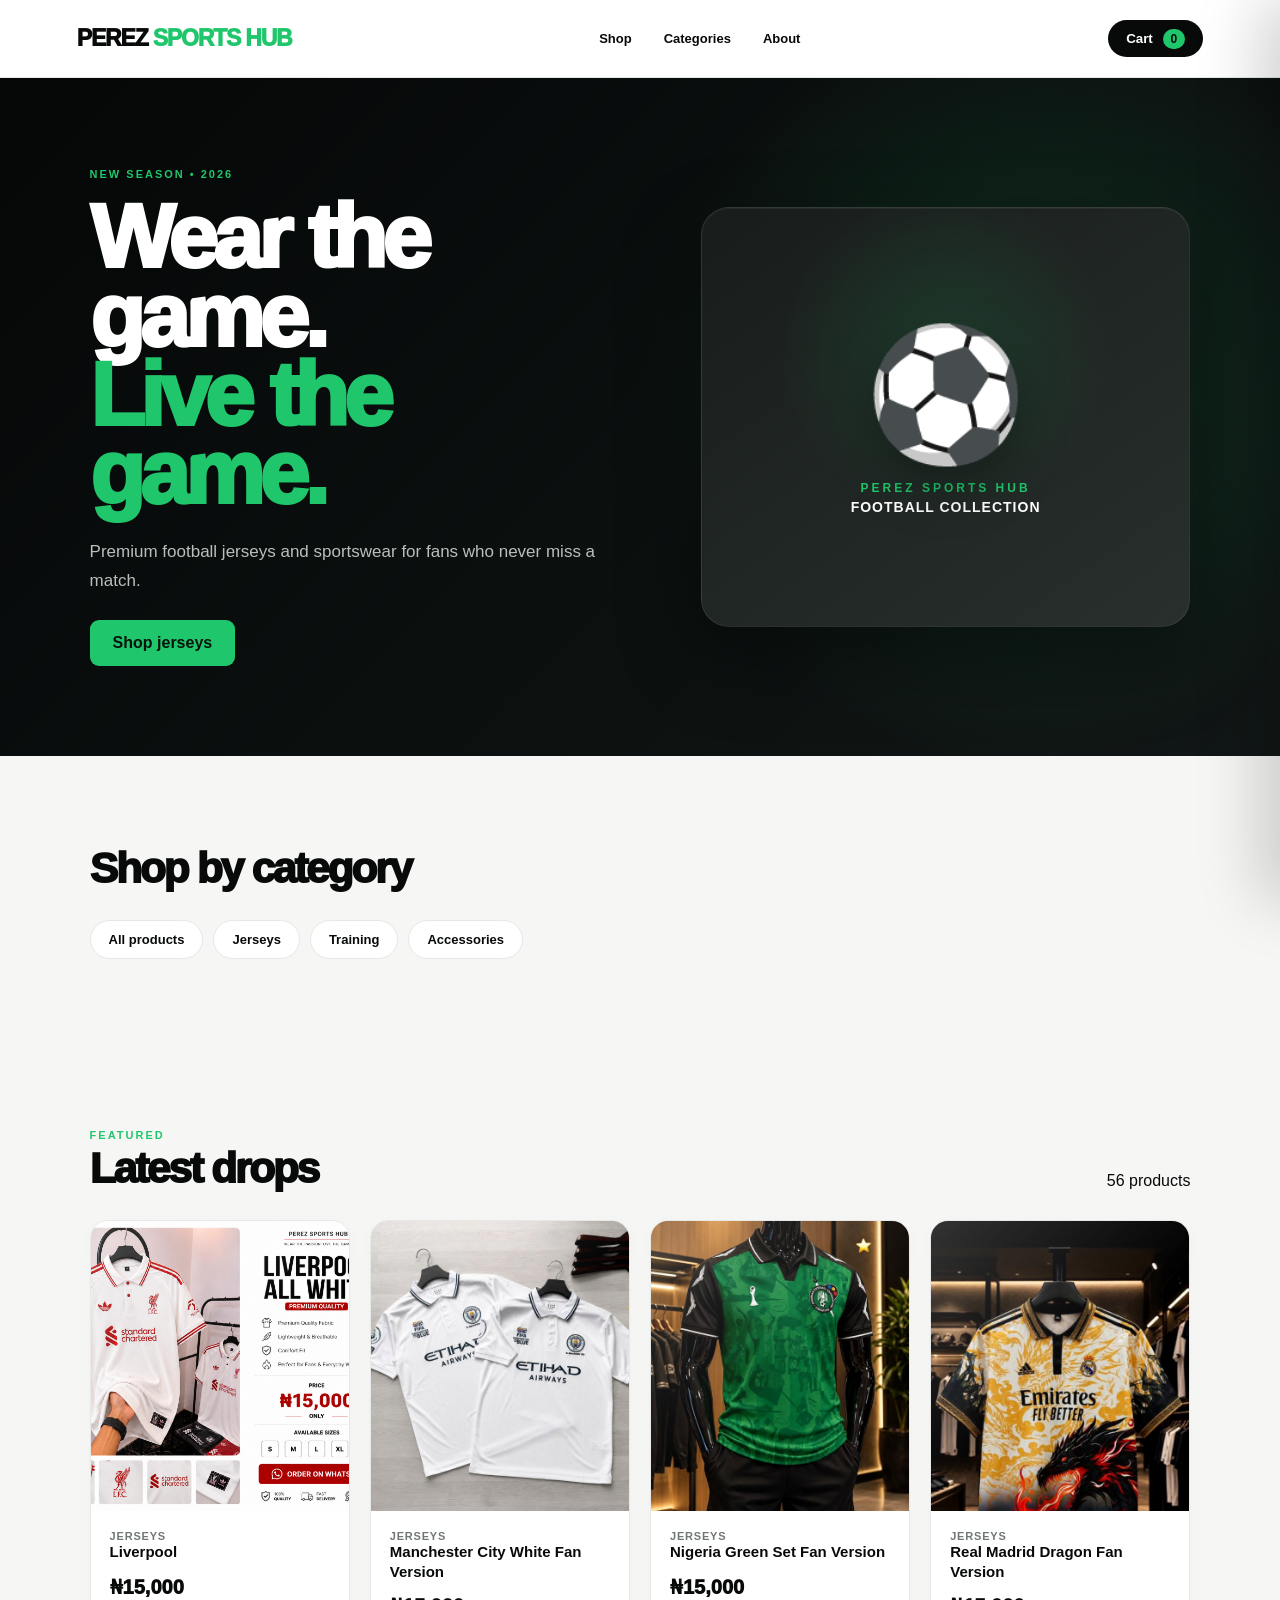
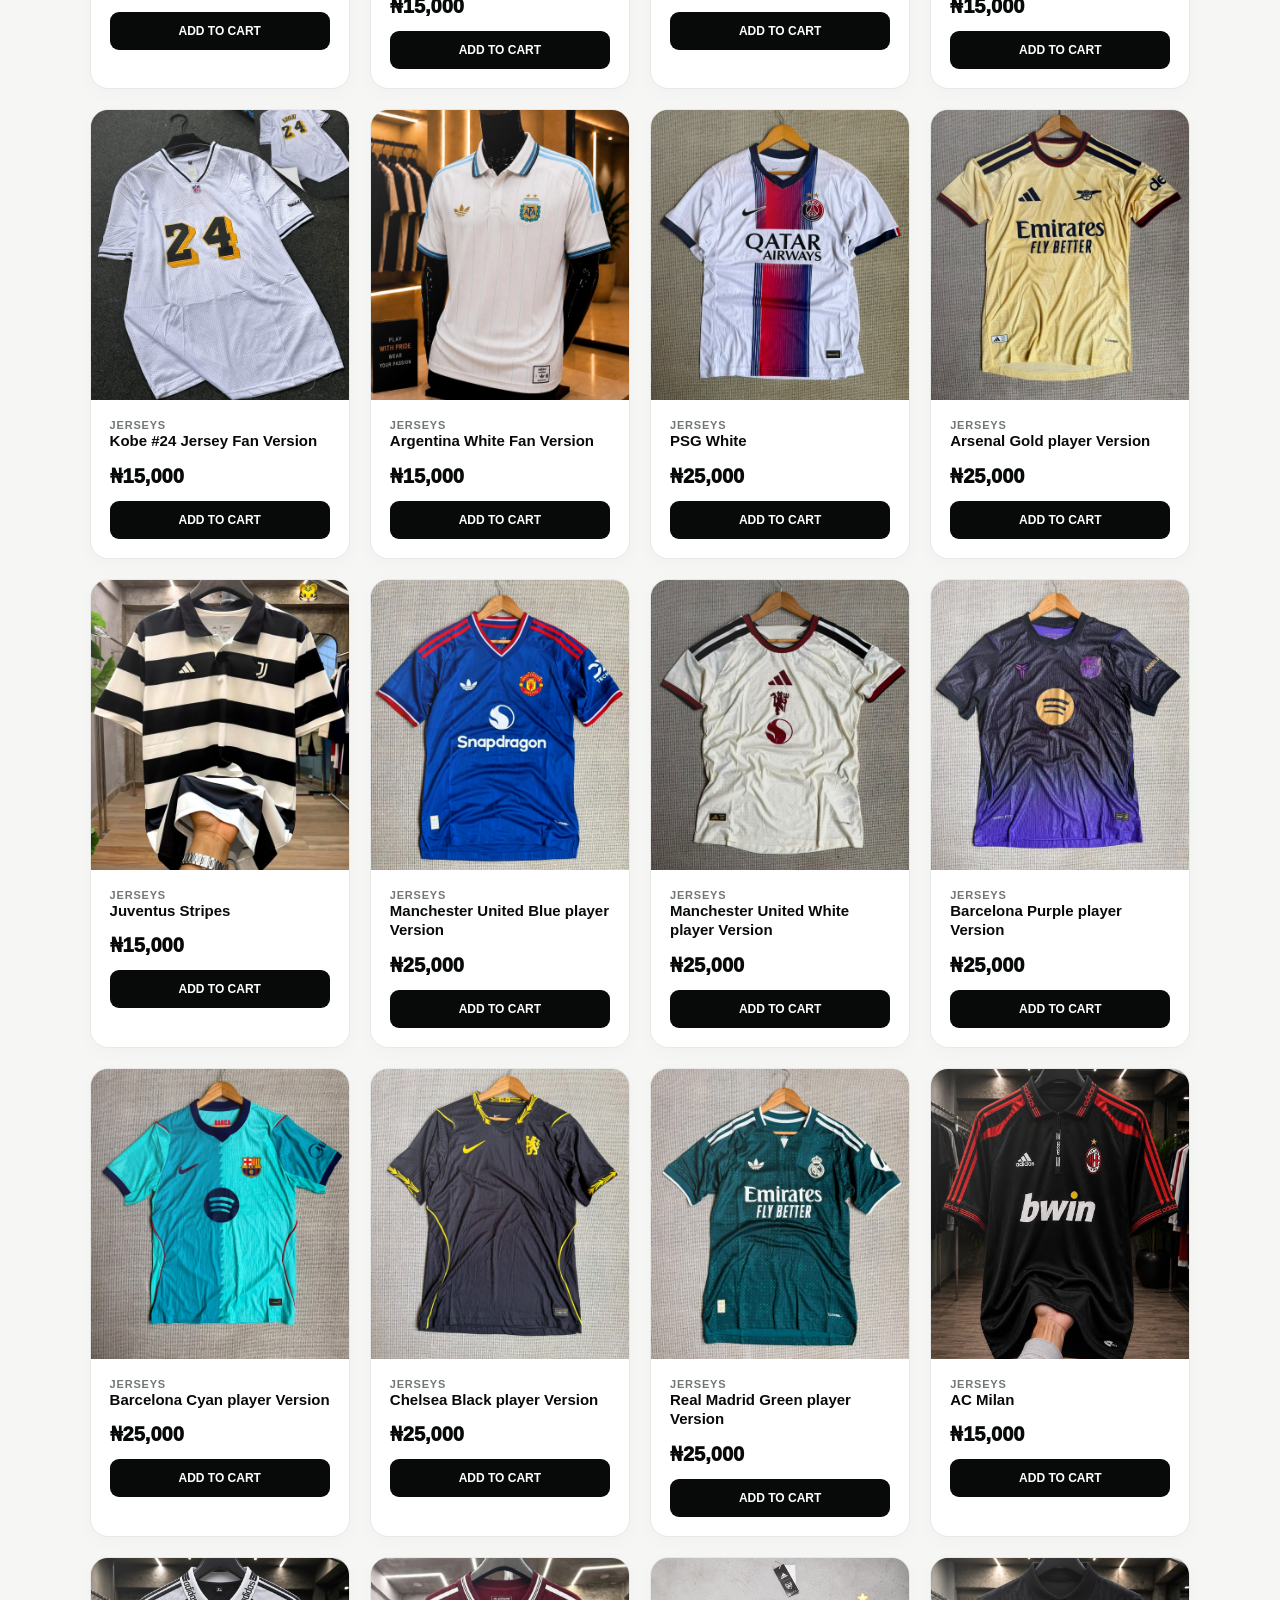
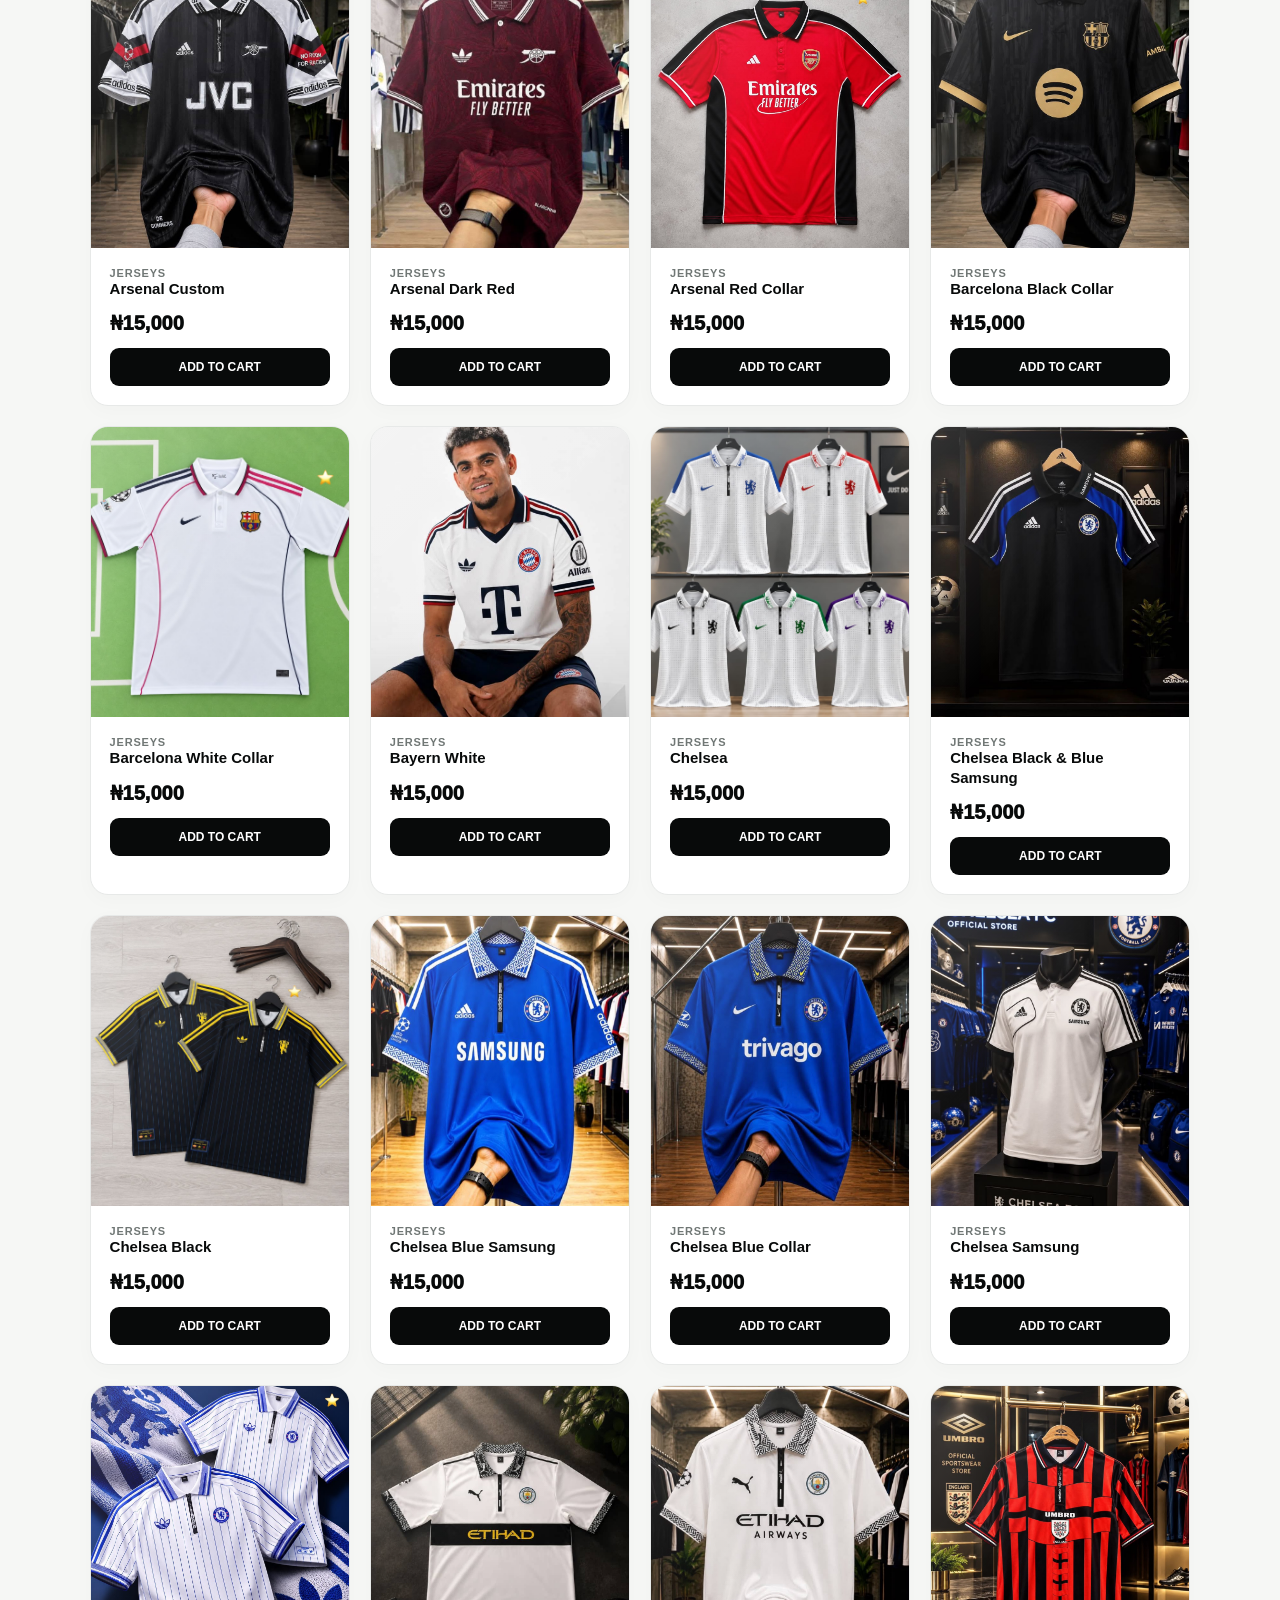
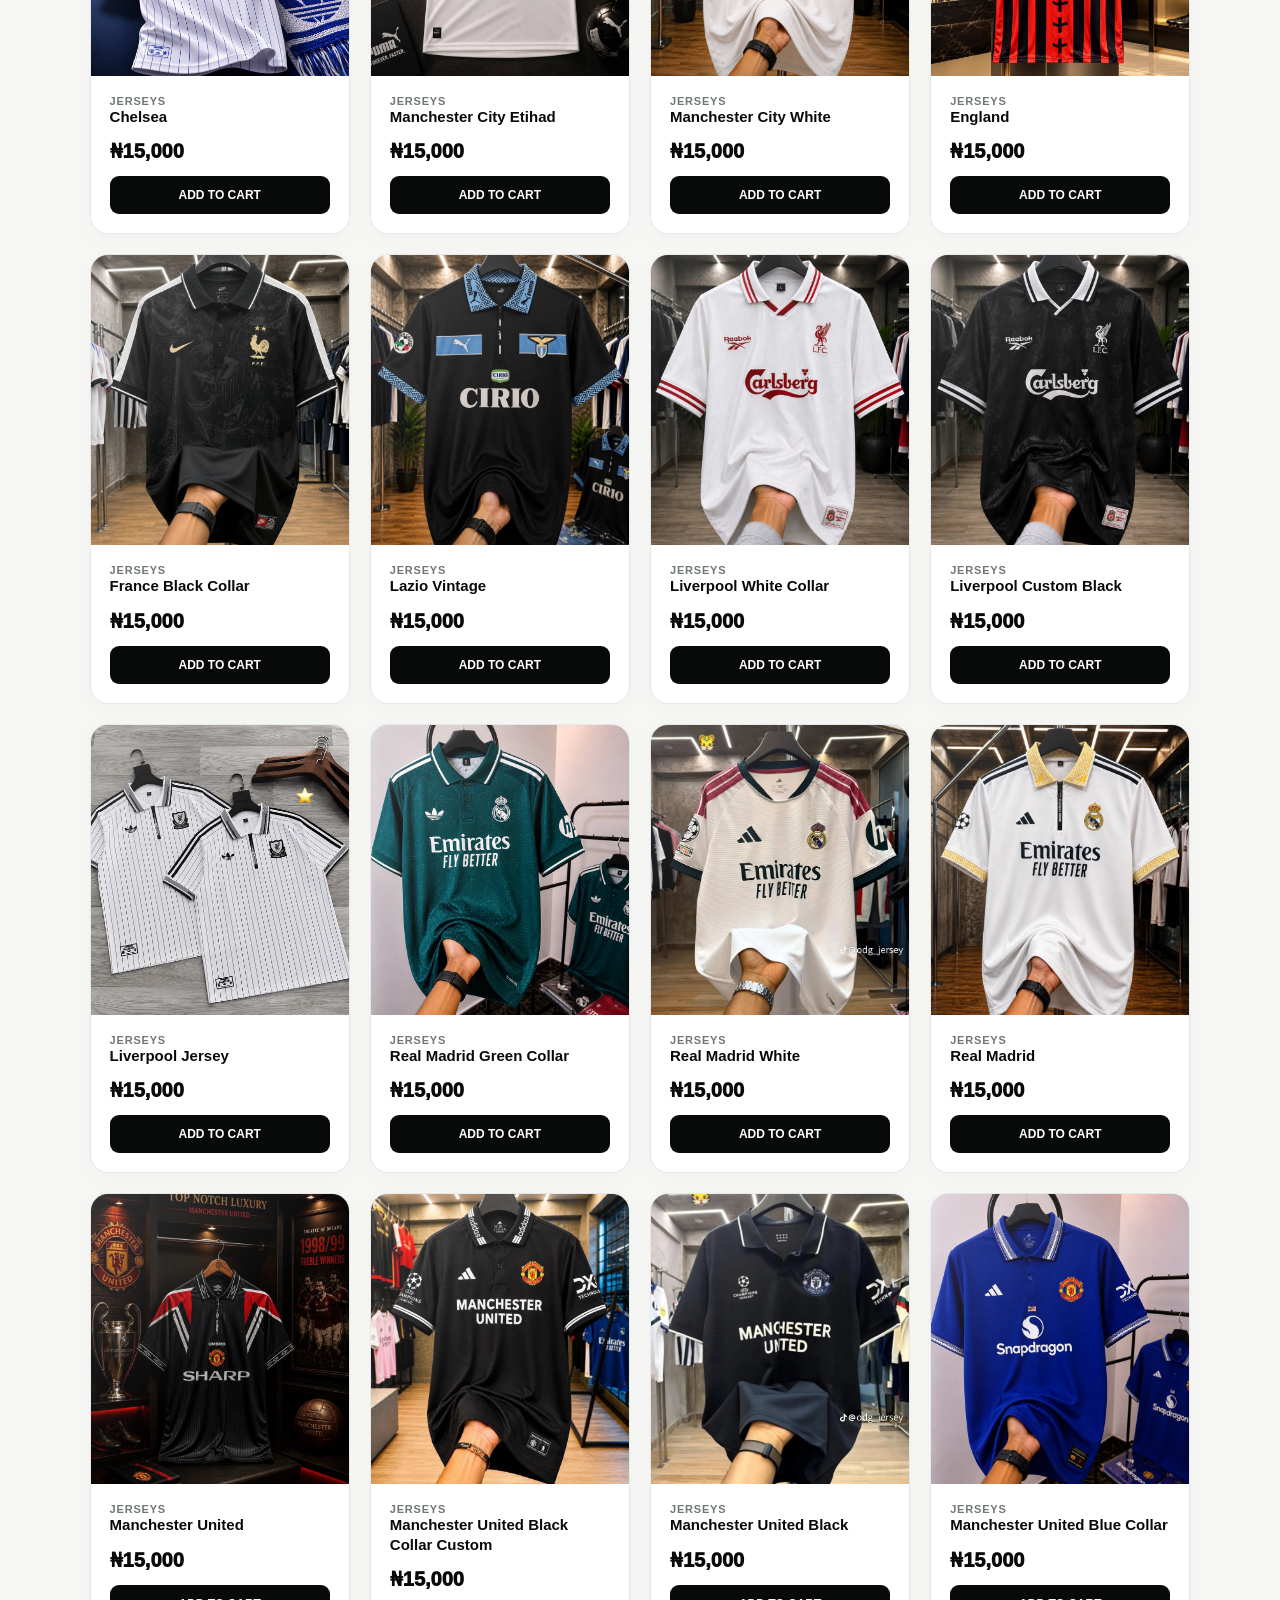
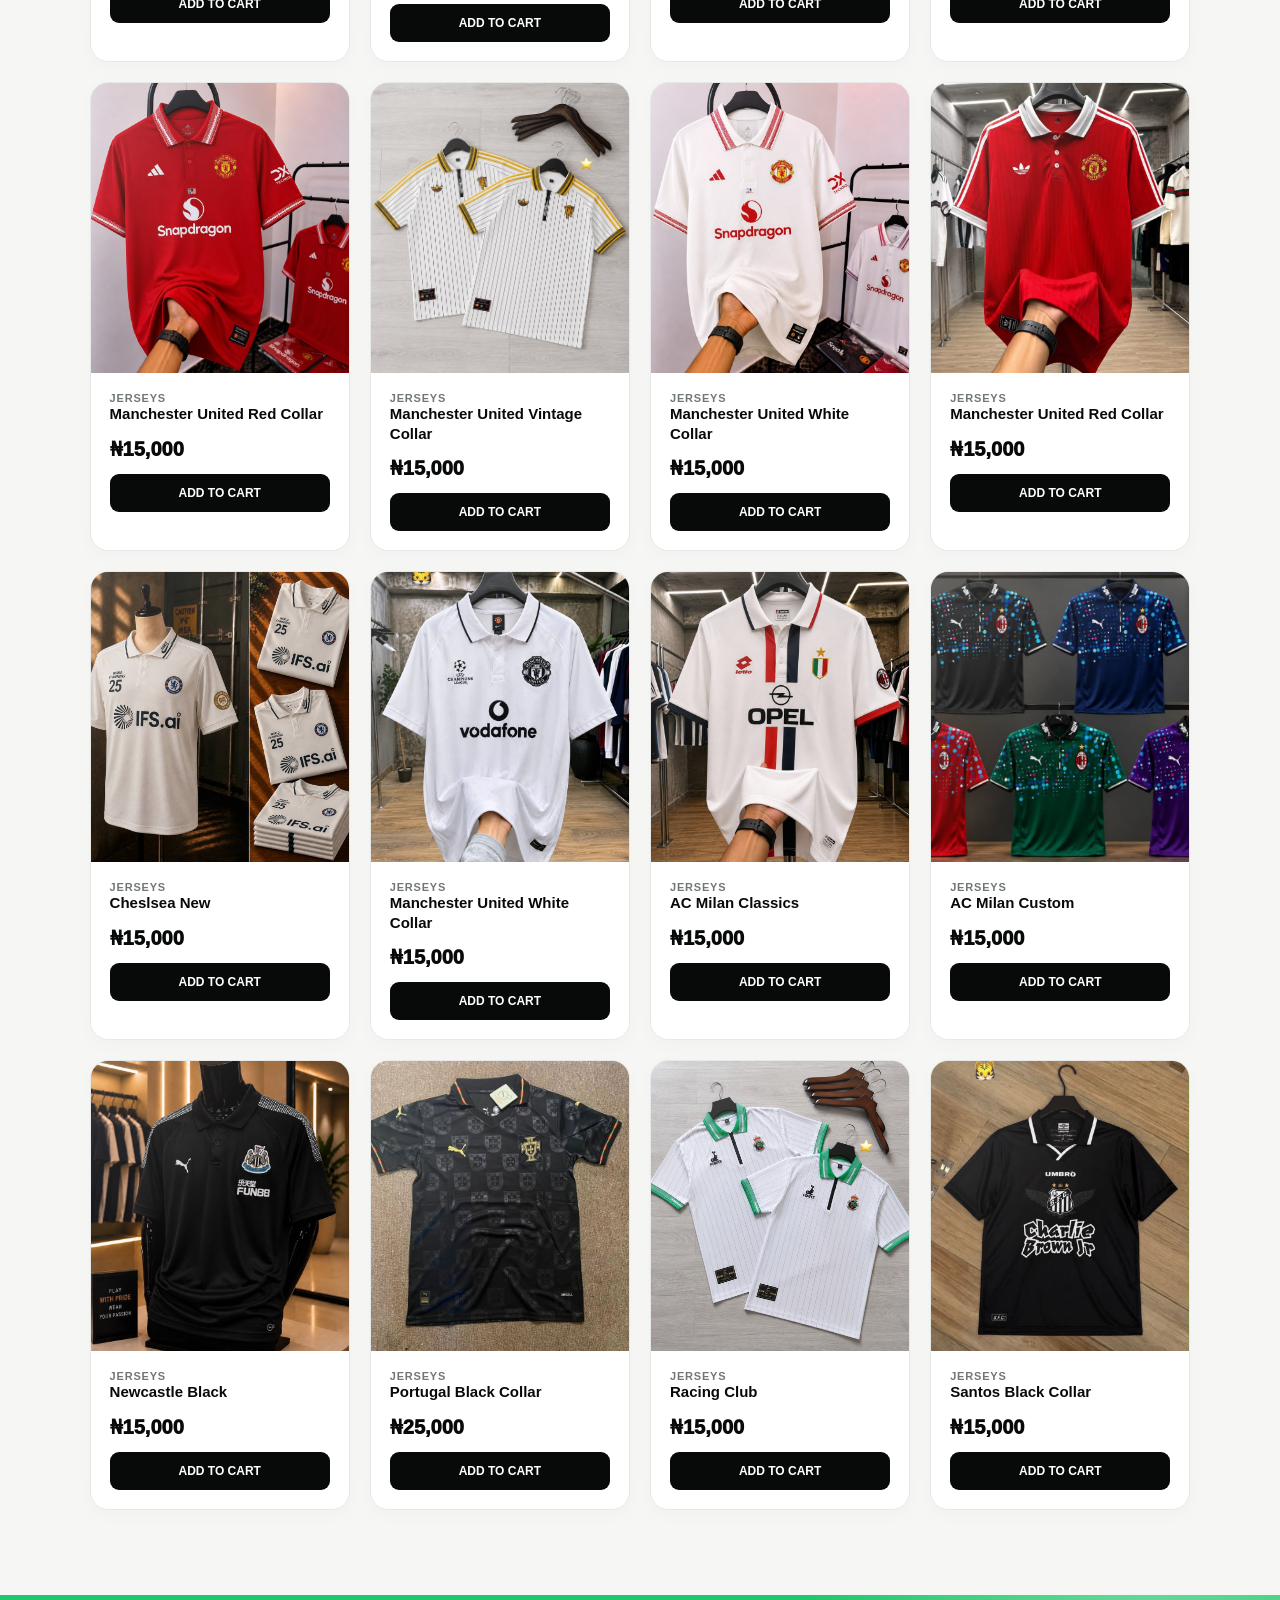
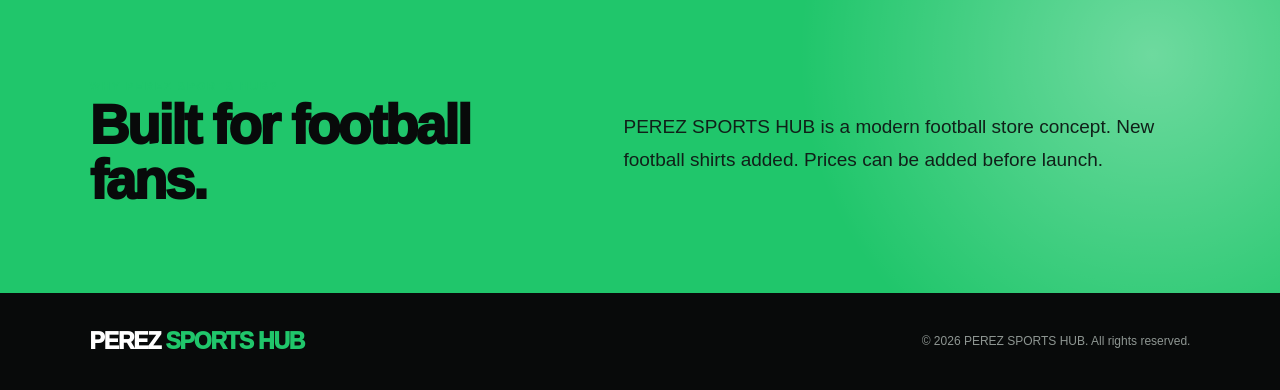
<file: index.html>
<!DOCTYPE html>
<html lang="en">
<head>
  <meta charset="UTF-8">
  <meta name="viewport" content="width=device-width, initial-scale=1.0">
  <title>PEREZ SPORTS HUB | Football Jerseys & Sportswear</title>
  <meta name="description" content="PEREZ SPORTS HUB — football jerseys, sportswear and football essentials.">
  <link rel="stylesheet" href="style.css">
</head>
<body>
  <header class="header">
    <a class="logo" href="#">PEREZ <span>SPORTS HUB</span></a>
    <nav>
      <a href="#shop">Shop</a>
      <a href="#categories">Categories</a>
      <a href="#about">About</a>
    </nav>
    <button class="cart-btn" onclick="toggleCart()">Cart <span id="cart-count">0</span></button>
  </header>

  <main>
    <section class="hero">
      <div>
        <p class="eyebrow">NEW SEASON • 2026</p>
        <h1>Wear the game.<br><span>Live the game.</span></h1>
        <p class="hero-text">Premium football jerseys and sportswear for fans who never miss a match.</p>
        <a class="primary-btn" href="#shop">Shop jerseys</a>
      </div>
      <div class="hero-card">
        <div class="jersey-shape">⚽</div>
        <p>PEREZ SPORTS HUB</p>
        <strong>FOOTBALL COLLECTION</strong>
      </div>
    </section>

    <section id="categories" class="section">
      <div class="section-head"><h2>Shop by category</h2></div>
      <div class="categories">
        <button onclick="filterProducts('All')">All products</button>
        <button onclick="filterProducts('Jerseys')">Jerseys</button>
        <button onclick="filterProducts('Training')">Training</button>
        <button onclick="filterProducts('Accessories')">Accessories</button>
      </div>
    </section>

    <section id="shop" class="section">
      <div class="section-head">
        <div><p class="eyebrow">FEATURED</p><h2>Latest drops</h2></div>
        <span id="product-count"></span>
      </div>
      <div id="products" class="products"></div>
    </section>

    <section id="about" class="about">
      <div>
        <p class="eyebrow">WHY PEREZ SPORTS HUB?</p>
        <h2>Built for football fans.</h2>
      </div>
      <p>PEREZ SPORTS HUB is a modern football store concept. New football shirts added. Prices can be added before launch.</p>
    </section>
  </main>

  <aside id="cart" class="cart">
    <div class="cart-head"><h2>Your cart</h2><button onclick="toggleCart()">×</button></div>
    <div id="cart-items"></div>
    <div class="cart-footer">
      <div class="total"><span>Total</span><strong id="cart-total">₦0</strong></div>
      <button class="primary-btn checkout" onclick="checkout()">Order via WhatsApp</button>
    </div>
  </aside>
  <div id="overlay" class="overlay" onclick="toggleCart()"></div>

  <footer><div class="logo">PEREZ <span>SPORTS HUB</span></div><p>© 2026 PEREZ SPORTS HUB. All rights reserved.</p></footer>
  <script src="script.js"></script>
</body>
</html>
</file>
<file: style.css>
/* ================================
   PEREZ SPORTS HUB — PREMIUM CSS
   ================================ */

:root {
  --black: #080a0a;
  --dark: #101414;
  --green: #20c66b;
  --green-light: #74f0a6;
  --white: #ffffff;
  --off-white: #f6f7f5;
  --gray: #707775;
  --light-gray: #e5e8e6;
  --red: #d93636;
  --shadow: 0 15px 45px rgba(0, 0, 0, 0.08);
  --radius: 18px;
}

* {
  box-sizing: border-box;
}

html {
  scroll-behavior: smooth;
}

body {
  margin: 0;
  font-family: Arial, Helvetica, sans-serif;
  background: var(--off-white);
  color: var(--black);
}

/* ================================
   GENERAL
   ================================ */

a {
  text-decoration: none;
  color: inherit;
}

button {
  font-family: inherit;
}

.eyebrow {
  margin: 0;
  font-size: 11px;
  font-weight: 900;
  letter-spacing: 2px;
  color: var(--green);
  text-transform: uppercase;
}

/* ================================
   HEADER
   ================================ */

.header {
  height: 78px;
  padding: 0 6%;
  display: flex;
  align-items: center;
  justify-content: space-between;
  gap: 30px;

  background: rgba(255, 255, 255, 0.96);
  border-bottom: 1px solid var(--light-gray);

  position: sticky;
  top: 0;
  z-index: 100;

  backdrop-filter: blur(12px);
}

.logo {
  font-size: 23px;
  font-weight: 950;
  letter-spacing: -1.2px;
  white-space: nowrap;
}

.logo span {
  color: var(--green);
}

.header nav {
  display: flex;
  align-items: center;
  gap: 32px;
}

.header nav a {
  font-size: 13px;
  font-weight: 800;
  position: relative;
  transition: color 0.2s ease;
}

.header nav a::after {
  content: "";
  position: absolute;
  left: 0;
  bottom: -7px;
  width: 0;
  height: 2px;
  background: var(--green);
  transition: width 0.2s ease;
}

.header nav a:hover {
  color: var(--green);
}

.header nav a:hover::after {
  width: 100%;
}

/* ================================
   CART BUTTON
   ================================ */

.cart-btn {
  border: 0;
  background: var(--black);
  color: var(--white);
  padding: 11px 18px;
  border-radius: 999px;
  font-weight: 800;
  cursor: pointer;
  transition: 0.2s ease;
}

.cart-btn:hover {
  background: var(--green);
  color: var(--black);
  transform: translateY(-2px);
}

.cart-btn span {
  background: var(--green);
  color: var(--black);
  padding: 3px 8px;
  border-radius: 20px;
  margin-left: 6px;
  font-size: 12px;
}

/* ================================
   HERO
   ================================ */

.hero {
  min-height: 650px;
  padding: 90px 7%;

  display: grid;
  grid-template-columns: 1.05fr 0.95fr;
  align-items: center;
  gap: 70px;

  background:
    radial-gradient(
      circle at 80% 45%,
      rgba(32, 198, 107, 0.18),
      transparent 35%
    ),
    linear-gradient(135deg, #050707, #111716);

  color: var(--white);
  overflow: hidden;
}

.hero h1 {
  max-width: 800px;
  margin: 18px 0 25px;

  font-size: clamp(52px, 7vw, 94px);
  line-height: 0.88;
  letter-spacing: -5px;
  font-weight: 950;
}

.hero h1 span {
  color: var(--green);
}

.hero-text {
  max-width: 530px;
  margin: 0;

  color: #b8c0bc;
  font-size: 17px;
  line-height: 1.7;
}

/* ================================
   PRIMARY BUTTON
   ================================ */

.primary-btn {
  display: inline-block;

  margin-top: 24px;
  padding: 14px 23px;

  border: 0;
  border-radius: 9px;

  background: var(--green);
  color: #06140c;

  font-weight: 900;
  cursor: pointer;

  transition:
    transform 0.2s ease,
    box-shadow 0.2s ease,
    background 0.2s ease;
}

.primary-btn:hover {
  background: var(--green-light);
  transform: translateY(-3px);
  box-shadow: 0 12px 30px rgba(32, 198, 107, 0.25);
}

/* ================================
   HERO CARD
   ================================ */

.hero-card {
  min-height: 420px;

  border: 1px solid rgba(255, 255, 255, 0.08);
  border-radius: 28px;

  background:
    radial-gradient(
      circle at 50% 35%,
      rgba(32, 198, 107, 0.15),
      transparent 45%
    ),
    linear-gradient(145deg, #181d1b, #282f2c);

  display: flex;
  align-items: center;
  justify-content: center;
  flex-direction: column;

  box-shadow:
    0 30px 80px rgba(0, 0, 0, 0.45),
    inset 0 1px 0 rgba(255, 255, 255, 0.05);

  text-align: center;
}

.jersey-shape {
  font-size: 130px;
  filter: drop-shadow(0 20px 25px rgba(0, 0, 0, 0.35));
  animation: float 3s ease-in-out infinite;
}

.hero-card p {
  margin: 10px 0 4px;

  color: var(--green);
  font-size: 12px;
  font-weight: 900;
  letter-spacing: 3px;
}

.hero-card strong {
  font-size: 14px;
  letter-spacing: 1px;
}

@keyframes float {
  0%,
  100% {
    transform: translateY(0);
  }

  50% {
    transform: translateY(-10px);
  }
}

/* ================================
   SECTIONS
   ================================ */

.section {
  padding: 85px 7%;
}

.section-head {
  display: flex;
  align-items: end;
  justify-content: space-between;
  gap: 25px;
  margin-bottom: 30px;
}

.section-head h2,
.about h2 {
  margin: 6px 0 0;

  font-size: 43px;
  line-height: 1;
  letter-spacing: -2.5px;
  font-weight: 950;
}

/* ================================
   CATEGORY BUTTONS
   ================================ */

.categories {
  display: flex;
  gap: 10px;
  flex-wrap: wrap;
}

.categories button {
  padding: 11px 18px;

  border: 1px solid var(--light-gray);
  border-radius: 999px;

  background: var(--white);
  color: var(--black);

  cursor: pointer;

  font-size: 13px;
  font-weight: 800;

  transition: 0.2s ease;
}

.categories button:hover {
  border-color: var(--green);
  background: var(--green);
  color: var(--black);
  transform: translateY(-2px);
}

/* ================================
   PRODUCTS
   ================================ */

.products {
  display: grid;
  grid-template-columns: repeat(4, 1fr);
  gap: 20px;
}

.product {
  background: var(--white);

  border: 1px solid #e7e9e8;
  border-radius: var(--radius);

  overflow: hidden;

  box-shadow: 0 5px 20px rgba(0, 0, 0, 0.025);

  transition:
    transform 0.25s ease,
    box-shadow 0.25s ease;
}

.product:hover {
  transform: translateY(-6px);
  box-shadow: var(--shadow);
}

/* ================================
   PRODUCT IMAGE
   ================================ */

.product-img {
  height: 290px;

  background:
    radial-gradient(
      circle at center,
      #ffffff,
      #edf0ee
    );

  display: flex;
  align-items: center;
  justify-content: center;

  overflow: hidden;
  position: relative;
}

.product-img::after {
  content: "";
  position: absolute;
  inset: 0;

  background: linear-gradient(
    135deg,
    rgba(255, 255, 255, 0.2),
    transparent 55%
  );

  pointer-events: none;
}

.product-img img {
  width: 100%;
  height: 100%;

  object-fit: cover;
  display: block;

  transition:
    transform 0.4s ease;
}

.product:hover .product-img img {
  transform: scale(1.045);
}

/* ================================
   PRODUCT INFO
   ================================ */

.product-info {
  padding: 19px;
}

.product-info h3 {
  margin: 0 0 7px;

  font-size: 15px;
  line-height: 1.3;
  font-weight: 850;
}

.muted {
  margin: 0;
  color: var(--gray);
  font-size: 11px;
  font-weight: 800;
  letter-spacing: 0.8px;
  text-transform: uppercase;
}

.price {
  margin: 13px 0;

  font-size: 20px;
  font-weight: 950;
  color: var(--black);
}

.add {
  width: 100%;

  padding: 12px;

  border: 0;
  border-radius: 9px;

  background: var(--black);
  color: var(--white);

  font-size: 12px;
  font-weight: 900;
  text-transform: uppercase;

  cursor: pointer;

  transition:
    background 0.2s ease,
    transform 0.2s ease;
}

.add:hover {
  background: var(--green);
  color: var(--black);
  transform: translateY(-2px);
}

.add:disabled {
  opacity: 0.5;
  cursor: not-allowed;
  transform: none;
}

/* ================================
   ABOUT
   ================================ */

.about {
  padding: 85px 7%;

  display: grid;
  grid-template-columns: 0.9fr 1.1fr;
  gap: 70px;
  align-items: center;

  background:
    radial-gradient(
      circle at 90% 20%,
      rgba(255, 255, 255, 0.35),
      transparent 30%
    ),
    var(--green);
}

.about h2 {
  font-size: 55px;
}

.about p:last-child {
  max-width: 650px;
  margin: 0;

  font-size: 19px;
  line-height: 1.7;
  color: #102019;
}

/* ================================
   CART
   ================================ */

.cart {
  position: fixed;

  right: -440px;
  top: 0;

  width: min(440px, 100%);
  height: 100vh;

  padding: 25px;

  background: var(--white);

  z-index: 200;

  display: flex;
  flex-direction: column;

  transition: right 0.3s ease;

  box-shadow: -20px 0 60px rgba(0, 0, 0, 0.18);
}

.cart.open {
  right: 0;
}

.cart-head {
  display: flex;
  justify-content: space-between;
  align-items: center;

  padding-bottom: 18px;
  border-bottom: 1px solid var(--light-gray);
}

.cart-head h2 {
  margin: 0;

  font-size: 28px;
  font-weight: 950;
  letter-spacing: -1px;
}

.cart-head button {
  width: 38px;
  height: 38px;

  border: 0;
  border-radius: 50%;

  background: var(--off-white);

  font-size: 26px;
  cursor: pointer;
}

.cart-items {
  overflow: auto;
  padding-top: 5px;
}

.cart-row {
  display: flex;
  gap: 13px;

  padding: 16px 0;

  border-bottom: 1px solid #eee;
}

.cart-row .mini {
  width: 68px;
  height: 68px;

  flex-shrink: 0;

  background: #f0f1f0;
  border-radius: 11px;

  display: grid;
  place-items: center;

  font-size: 25px;
  overflow: hidden;
}

.cart-row .mini img {
  width: 100%;
  height: 100%;
  object-fit: cover;
  border-radius: 11px;
}

.cart-row strong {
  display: block;
  margin-bottom: 5px;

  font-size: 13px;
}

.cart-row span {
  color: var(--gray);
  font-size: 12px;
}

.remove {
  margin-top: 7px;

  padding: 0;

  border: 0;
  background: none;

  color: var(--red);

  cursor: pointer;

  font-size: 11px;
  font-weight: 800;
}

.cart-footer {
  margin-top: auto;

  padding-top: 18px;

  border-top: 1px solid var(--light-gray);
}

.total {
  display: flex;
  justify-content: space-between;

  margin: 0 0 18px;

  font-size: 20px;
  font-weight: 900;
}

.checkout {
  width: 100%;
  text-align: center;
}

/* ================================
   OVERLAY
   ================================ */

.overlay {
  position: fixed;
  inset: 0;

  background: rgba(0, 0, 0, 0.62);

  z-index: 150;

  display: none;

  backdrop-filter: blur(2px);
}

.overlay.show {
  display: block;
}

/* ================================
   FOOTER
   ================================ */

footer {
  padding: 35px 7%;

  display: flex;
  justify-content: space-between;
  align-items: center;
  gap: 20px;

  background: var(--black);
  color: #8e9692;
}

footer .logo {
  color: var(--white);
}

footer p {
  margin: 0;
  font-size: 12px;
}

/* ================================
   TABLET
   ================================ */

@media (max-width: 1000px) {
  .hero {
    grid-template-columns: 1fr 0.8fr;
    gap: 35px;
  }

  .products {
    grid-template-columns: repeat(3, 1fr);
  }

  .product-img {
    height: 270px;
  }
}

/* ================================
   MOBILE
   ================================ */

@media (max-width: 850px) {
  .header {
    height: 70px;
    padding: 0 5%;
  }

  .header nav {
    display: none;
  }

  .hero {
    grid-template-columns: 1fr;
    padding: 65px 5%;
    min-height: auto;
  }

  .hero h1 {
    font-size: clamp(55px, 15vw, 78px);
    letter-spacing: -4px;
  }

  .hero-card {
    min-height: 300px;
  }

  .section {
    padding: 65px 5%;
  }

  .products {
    grid-template-columns: repeat(2, 1fr);
    gap: 13px;
  }

  .product-img {
    height: 235px;
  }

  .product-info {
    padding: 15px;
  }

  .about {
    grid-template-columns: 1fr;
    gap: 25px;
    padding: 65px 5%;
  }

  .about h2 {
    font-size: 45px;
  }

  footer {
    padding: 30px 5%;
    flex-direction: column;
    align-items: flex-start;
  }
}

/* ================================
   SMALL PHONES
   ================================ */

@media (max-width: 500px) {
  .logo {
    font-size: 19px;
  }

  .cart-btn {
    padding: 9px 13px;
    font-size: 12px;
  }

  .hero {
    padding: 55px 5%;
  }

  .hero h1 {
    font-size: 56px;
    letter-spacing: -3px;
  }

  .hero-text {
    font-size: 15px;
  }

  .hero-card {
    min-height: 260px;
    border-radius: 20px;
  }

  .jersey-shape {
    font-size: 90px;
  }

  .section {
    padding: 50px 5%;
  }

  .section-head {
    align-items: flex-start;
    flex-direction: column;
    gap: 12px;
  }

  .section-head h2 {
    font-size: 36px;
  }

  .categories {
    gap: 7px;
  }

  .categories button {
    padding: 9px 13px;
    font-size: 11px;
  }

  .products {
    grid-template-columns: repeat(2, 1fr);
    gap: 10px;
  }

  .product {
    border-radius: 13px;
  }

  .product-img {
    height: 190px;
  }

  .product-info {
    padding: 12px;
  }

  .product-info h3 {
    font-size: 13px;
  }

  .price {
    font-size: 17px;
  }

  .add {
    padding: 10px 5px;
    font-size: 10px;
  }

  .about h2 {
    font-size: 40px;
  }

  .about p:last-child {
    font-size: 16px;
  }
}
</file>
